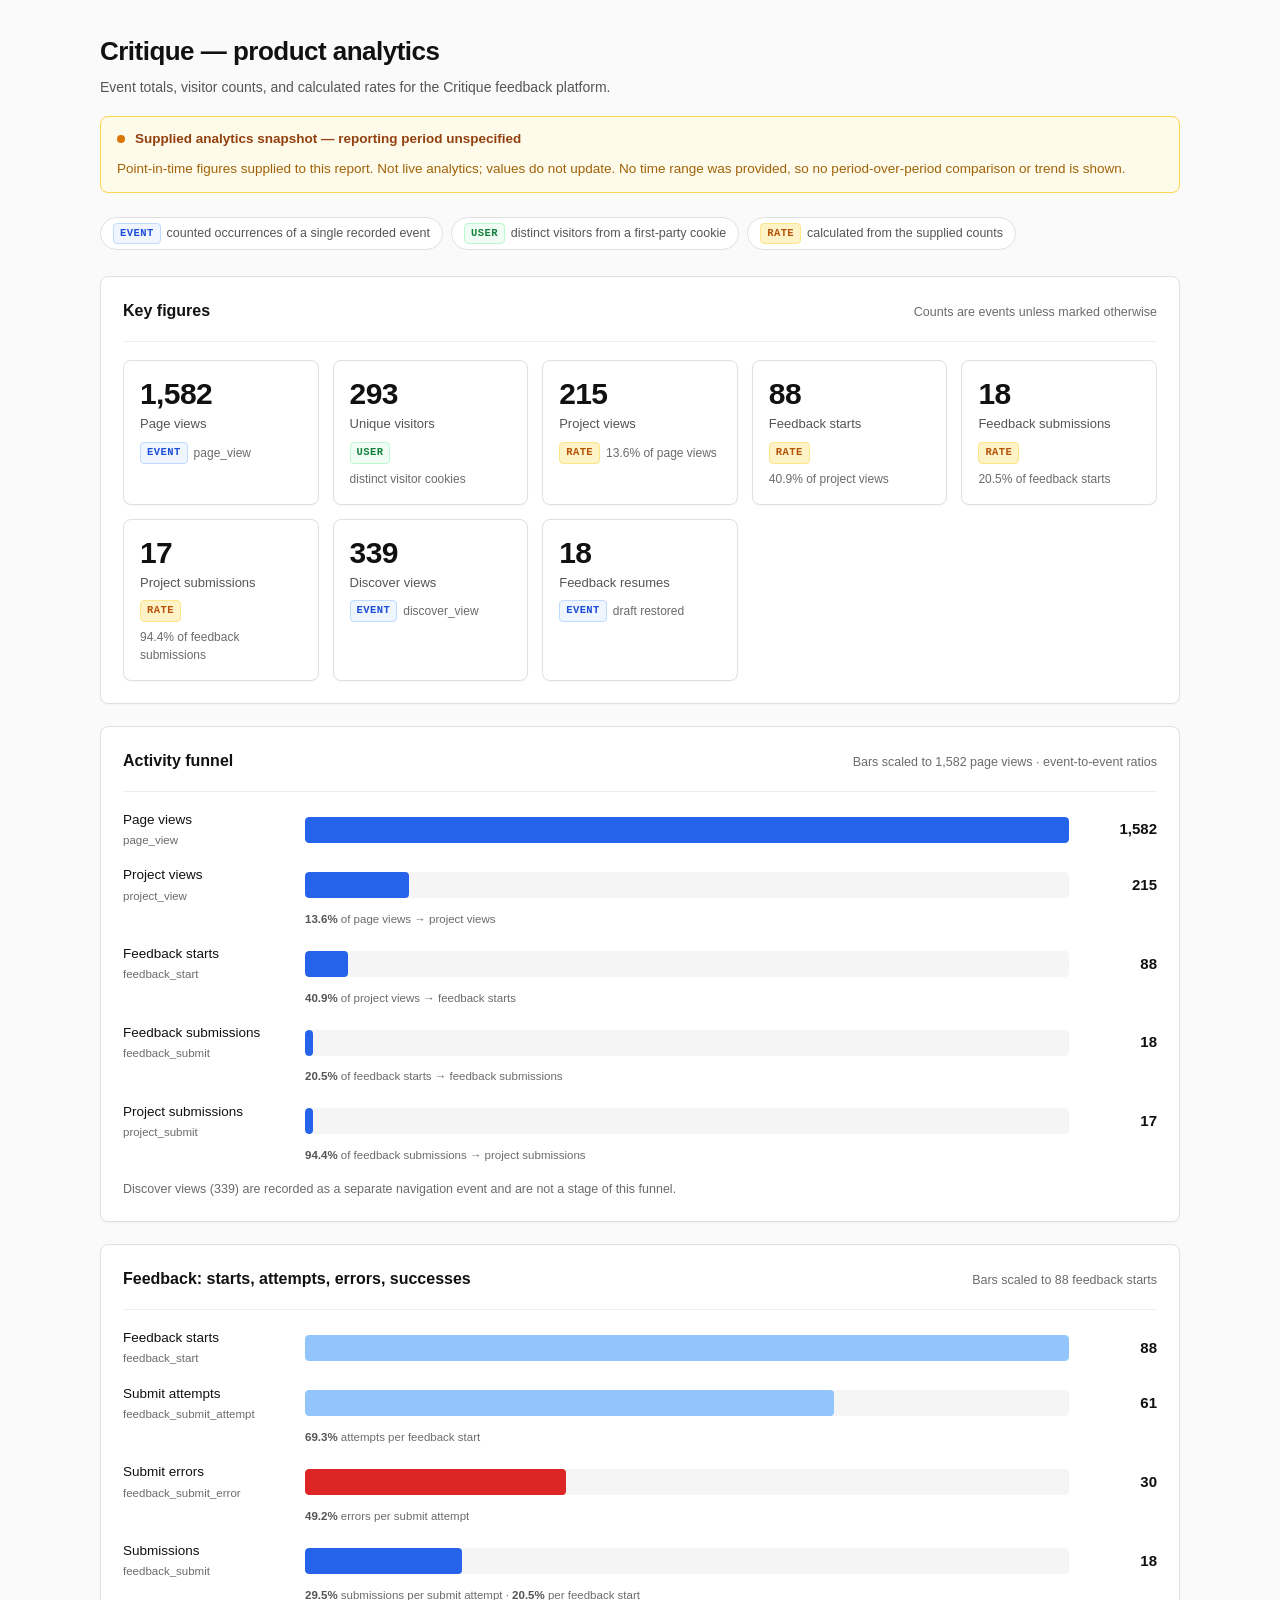
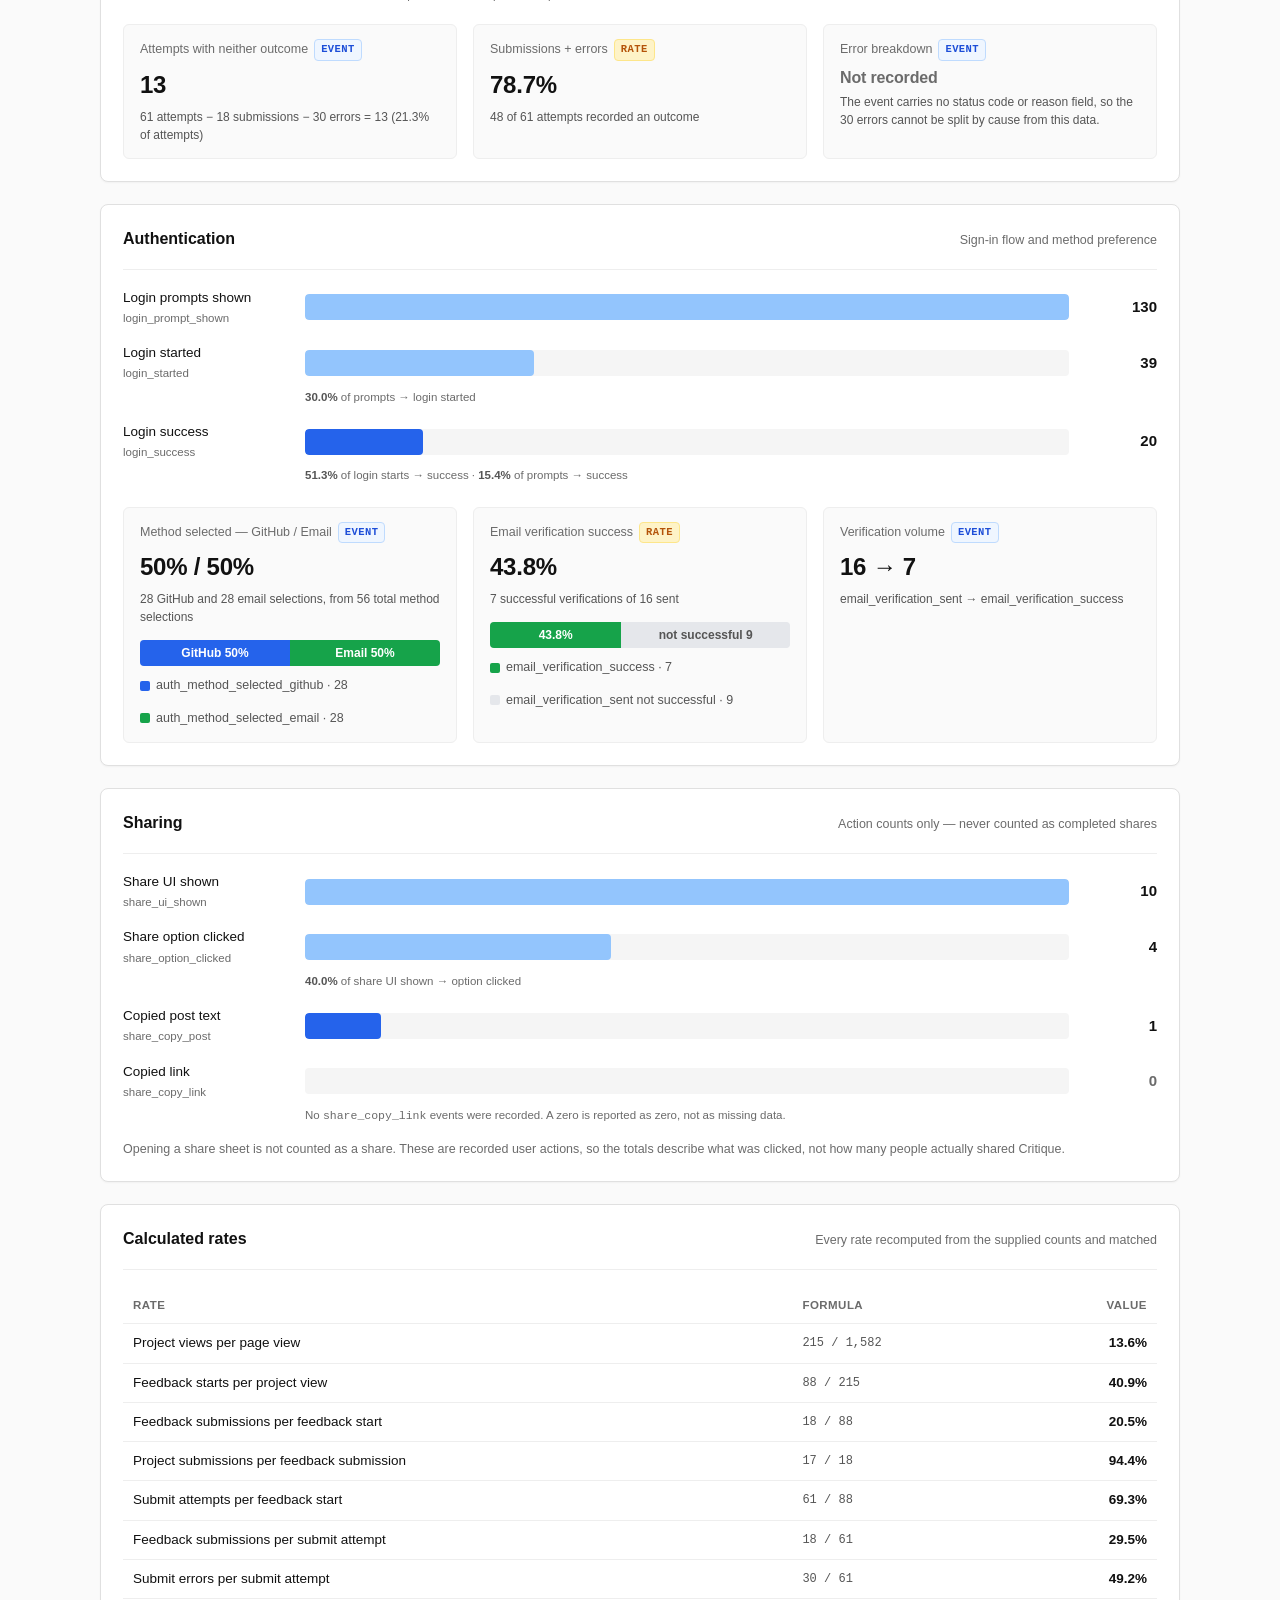
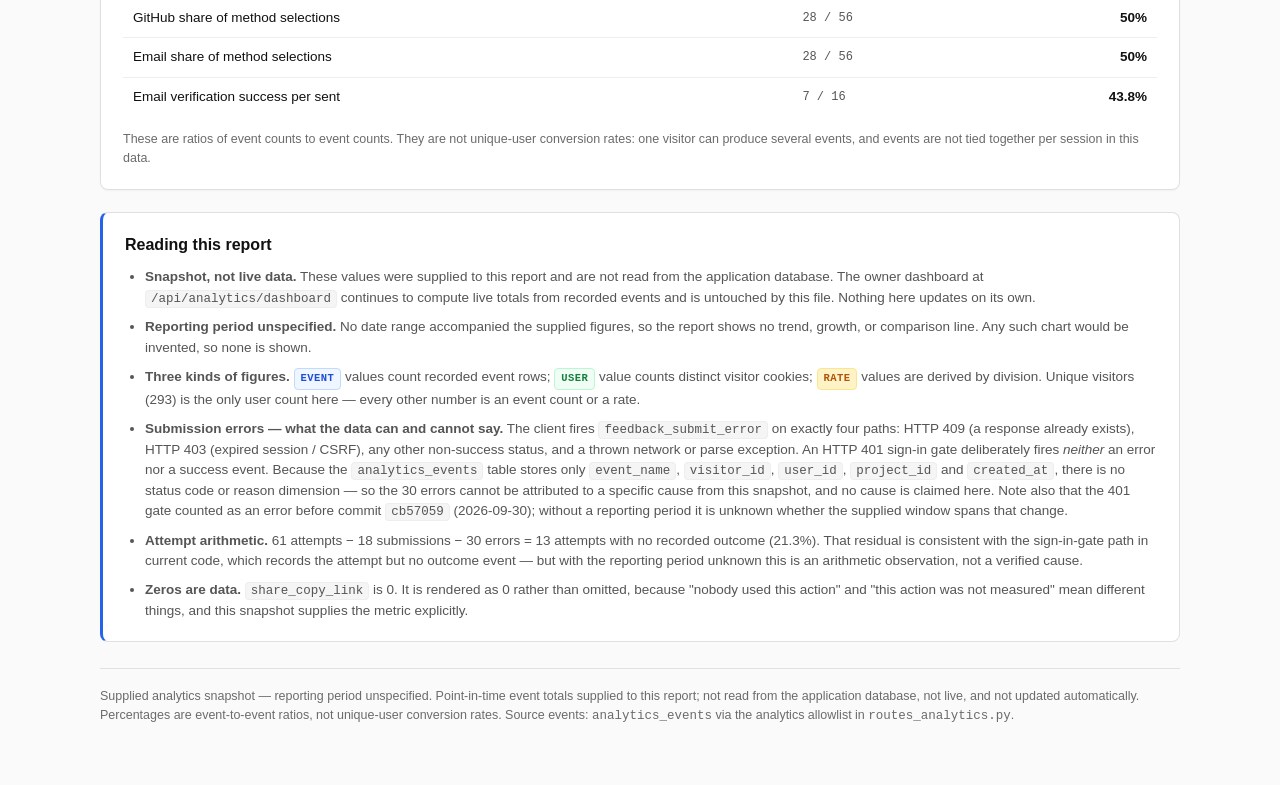
<file: docs/analytics-snapshot.html>
<!DOCTYPE html>
<html lang="en">
<head>
<meta charset="utf-8">
<meta name="viewport" content="width=device-width, initial-scale=1">
<title>Critique — supplied analytics snapshot</title>
<style>
  :root {
    --background: #fafafa;
    --surface: #ffffff;
    --surface-muted: #f5f5f5;
    --text-primary: #111111;
    --text-secondary: #555555;
    --text-muted: #6b6b6b;
    --border: #e0e0e0;
    --border-light: #eeeeee;
    --accent: #2563eb;
    --success: #16a34a;
    --danger: #dc2626;
    --warning: #d97706;
    --radius-sm: 4px;
    --radius-md: 6px;
    --radius-lg: 8px;
    --shadow-sm: 0 1px 2px rgba(0, 0, 0, 0.04);
    --shadow-md: 0 2px 8px rgba(0, 0, 0, 0.06);
    --font-sans: -apple-system, BlinkMacSystemFont, 'Segoe UI', Roboto, 'Helvetica Neue', Arial, sans-serif;
    --font-mono: ui-monospace, SFMono-Regular, 'SF Mono', Menlo, Consolas, monospace;
  }

  * { box-sizing: border-box; }

  body {
    margin: 0;
    padding: 32px 20px 64px;
    background: var(--background);
    color: var(--text-primary);
    font-family: var(--font-sans);
    font-size: 15px;
    line-height: 1.5;
    -webkit-font-smoothing: antialiased;
  }

  .wrap { max-width: 1080px; margin: 0 auto; }

  h1 {
    font-size: 26px;
    font-weight: 700;
    letter-spacing: -0.02em;
    margin: 0 0 6px;
  }

  h2 {
    font-size: 16px;
    font-weight: 600;
    margin: 0 0 4px;
  }

  .subtitle {
    color: var(--text-secondary);
    font-size: 14px;
    margin: 0 0 18px;
  }

  /* Snapshot banner — the required label, kept prominent. */
  .snapshot-banner {
    display: flex;
    flex-wrap: wrap;
    align-items: center;
    gap: 10px;
    background: #fffbeb;
    border: 1px solid #fcd34d;
    color: #92400e;
    border-radius: var(--radius-lg);
    padding: 12px 16px;
    font-size: 13.5px;
    font-weight: 600;
    margin-bottom: 24px;
  }

  .snapshot-banner .dot {
    width: 8px;
    height: 8px;
    border-radius: 50%;
    background: var(--warning);
    flex: none;
  }

  .snapshot-banner .full { font-weight: 600; }

  .snapshot-banner .extra {
    font-weight: 400;
    color: #a16207;
  }

  /* Legend distinguishing the three measurement kinds. */
  .legend {
    display: flex;
    flex-wrap: wrap;
    gap: 8px;
    margin-bottom: 26px;
  }

  .kind {
    display: inline-flex;
    align-items: center;
    gap: 6px;
    background: var(--surface);
    border: 1px solid var(--border);
    border-radius: 999px;
    padding: 5px 12px;
    font-size: 12.5px;
    color: var(--text-secondary);
  }

  .tag {
    display: inline-block;
    font-family: var(--font-mono);
    font-size: 10.5px;
    font-weight: 700;
    letter-spacing: 0.04em;
    text-transform: uppercase;
    padding: 2px 6px;
    border-radius: var(--radius-sm);
    border: 1px solid transparent;
    white-space: nowrap;
  }

  .tag-event  { background: #eff6ff; color: #1d4ed8; border-color: #bfdbfe; }
  .tag-user   { background: #f0fdf4; color: #15803d; border-color: #bbf7d0; }
  .tag-rate   { background: #fef3c7; color: #b45309; border-color: #fde68a; }

  .section {
    background: var(--surface);
    border: 1px solid var(--border);
    border-radius: var(--radius-lg);
    box-shadow: var(--shadow-sm);
    padding: 22px;
    margin-bottom: 22px;
  }

  .section-head {
    display: flex;
    flex-wrap: wrap;
    align-items: baseline;
    justify-content: space-between;
    gap: 8px;
    margin-bottom: 18px;
    padding-bottom: 14px;
    border-bottom: 1px solid var(--border-light);
  }

  .section-note {
    font-size: 12.5px;
    color: var(--text-muted);
  }

  /* ---------- KPI cards ---------- */
  .kpis {
    display: grid;
    grid-template-columns: repeat(auto-fit, minmax(190px, 1fr));
    gap: 14px;
  }

  .kpi {
    background: var(--surface);
    border: 1px solid var(--border);
    border-radius: var(--radius-lg);
    padding: 16px;
    box-shadow: var(--shadow-sm);
  }

  .kpi .value {
    font-size: 30px;
    font-weight: 700;
    letter-spacing: -0.02em;
    line-height: 1.1;
    color: var(--text-primary);
  }

  .kpi .label {
    font-size: 13px;
    color: var(--text-secondary);
    margin-top: 4px;
  }

  .kpi .sub {
    font-size: 12px;
    color: var(--text-muted);
    margin-top: 8px;
    display: flex;
    align-items: center;
    gap: 6px;
    flex-wrap: wrap;
  }

  /* ---------- Funnel / bar rows ---------- */
  .rows { display: flex; flex-direction: column; gap: 16px; }

  .row {
    display: grid;
    grid-template-columns: 168px 1fr 74px;
    align-items: center;
    gap: 14px;
  }

  .row .name {
    font-size: 13.5px;
    color: var(--text-primary);
    font-weight: 500;
  }

  .row .name small {
    display: block;
    font-weight: 400;
    font-size: 11.5px;
    color: var(--text-muted);
    margin-top: 2px;
  }

  .track {
    background: var(--surface-muted);
    border-radius: var(--radius-sm);
    height: 26px;
    overflow: hidden;
    position: relative;
  }

  .bar {
    height: 100%;
    background: var(--accent);
    border-radius: var(--radius-sm);
    min-width: 3px;
  }

  .bar.is-error { background: var(--danger); }
  .bar.is-muted { background: #93c5fd; }
  .bar.is-zero  { background: transparent; min-width: 0; }

  .row .amount {
    text-align: right;
    font-size: 15px;
    font-weight: 700;
    font-variant-numeric: tabular-nums;
  }

  .row .amount.zero { color: var(--text-muted); }

  /* Connector labels carrying the rate between stages. */
  .link-rate {
    grid-column: 2 / 4;
    font-size: 11.5px;
    color: var(--text-muted);
    margin-top: -8px;
  }

  .link-rate b { color: var(--text-secondary); font-weight: 600; }

  /* ---------- Metric grids (auth / share) ---------- */
  .metric-grid {
    display: grid;
    grid-template-columns: repeat(auto-fit, minmax(215px, 1fr));
    gap: 16px;
  }

  .metric {
    border: 1px solid var(--border-light);
    border-radius: var(--radius-md);
    padding: 14px 16px;
    background: var(--background);
  }

  .metric .m-label {
    font-size: 12.5px;
    color: var(--text-muted);
    display: flex;
    align-items: center;
    gap: 6px;
    flex-wrap: wrap;
  }

  .metric .m-value {
    font-size: 24px;
    font-weight: 700;
    letter-spacing: -0.01em;
    margin-top: 6px;
    font-variant-numeric: tabular-nums;
  }

  .metric .m-value.is-zero { color: var(--text-muted); }

  .metric .m-sub {
    font-size: 12px;
    color: var(--text-secondary);
    margin-top: 5px;
  }

  /* Stacked split bar (auth method share). */
  .split {
    display: flex;
    height: 26px;
    border-radius: var(--radius-sm);
    overflow: hidden;
    margin-top: 14px;
    background: var(--surface-muted);
  }

  .split .seg {
    display: flex;
    align-items: center;
    justify-content: center;
    color: #fff;
    font-size: 12px;
    font-weight: 600;
    min-width: 0;
  }

  .split .seg.gh  { background: var(--accent); }
  .split .seg.em  { background: var(--success); }

  .split-key {
    display: flex;
    flex-wrap: wrap;
    gap: 14px;
    margin-top: 10px;
    font-size: 12.5px;
    color: var(--text-secondary);
  }

  .split-key span { display: inline-flex; align-items: center; gap: 6px; }

  .swatch {
    width: 10px;
    height: 10px;
    border-radius: 2px;
    display: inline-block;
    flex: none;
  }

  .swatch.gh { background: var(--accent); }
  .swatch.em { background: var(--success); }
  .swatch.er { background: var(--danger); }
  .swatch.su { background: var(--success); }
  .swatch.wa { background: var(--warning); }

  /* ---------- Rates table ---------- */
  table {
    width: 100%;
    border-collapse: collapse;
    font-size: 13.5px;
  }

  th, td {
    text-align: left;
    padding: 9px 10px;
    border-bottom: 1px solid var(--border-light);
  }

  th {
    font-size: 11.5px;
    text-transform: uppercase;
    letter-spacing: 0.04em;
    color: var(--text-muted);
    font-weight: 600;
  }

  td.num {
    text-align: right;
    font-variant-numeric: tabular-nums;
    font-weight: 700;
    white-space: nowrap;
  }

  td.formula {
    font-family: var(--font-mono);
    font-size: 12px;
    color: var(--text-secondary);
  }

  tr:last-child td { border-bottom: none; }

  /* ---------- Notes ---------- */
  .notes {
    background: var(--surface);
    border: 1px solid var(--border);
    border-left: 3px solid var(--accent);
    border-radius: var(--radius-lg);
    padding: 20px 22px;
    font-size: 13.5px;
    color: var(--text-secondary);
  }

  .notes h2 { color: var(--text-primary); margin-bottom: 10px; }

  .notes ul { margin: 0; padding-left: 20px; }
  .notes li { margin-bottom: 9px; }
  .notes li:last-child { margin-bottom: 0; }

  .notes code {
    font-family: var(--font-mono);
    font-size: 12.5px;
    background: var(--surface-muted);
    border: 1px solid var(--border-light);
    border-radius: var(--radius-sm);
    padding: 1px 5px;
  }

  footer {
    margin-top: 26px;
    padding-top: 18px;
    border-top: 1px solid var(--border);
    font-size: 12.5px;
    color: var(--text-muted);
  }

  @media (max-width: 720px) {
    body { padding: 22px 14px 48px; }
    .section { padding: 18px 16px; }
    .row {
      grid-template-columns: 1fr auto;
      gap: 6px 12px;
    }
    .row .name { grid-column: 1 / -1; }
    .row .amount { grid-column: 2; grid-row: 2; }
    .row .track { grid-column: 1; grid-row: 2; }
    .link-rate { grid-column: 1 / -1; margin-top: 0; }
    .kpi .value { font-size: 26px; }
    table, thead, tbody, th, td, tr { display: block; }
    thead { display: none; }
    tr {
      border-bottom: 1px solid var(--border-light);
      padding: 8px 0;
    }
    tr:last-child { border-bottom: none; }
    td { border: none; padding: 3px 0; }
    td.num { text-align: left; font-size: 15px; }
    td[data-col]::before {
      content: attr(data-col) ": ";
      color: var(--text-muted);
      font-weight: 500;
      font-family: var(--font-sans);
      font-size: 12.5px;
    }
    td.formula::before { font-family: var(--font-sans); }
  }
</style>
</head>
<body>
<div class="wrap">

  <h1>Critique — product analytics</h1>
  <p class="subtitle">Event totals, visitor counts, and calculated rates for the Critique feedback platform.</p>

  <div class="snapshot-banner">
    <span class="dot" aria-hidden="true"></span>
    <span class="full">Supplied analytics snapshot — reporting period unspecified</span>
    <span class="extra">Point-in-time figures supplied to this report. Not live analytics; values do not update. No time range was provided, so no period-over-period comparison or trend is shown.</span>
  </div>

  <div class="legend" aria-label="How each figure is measured">
    <span class="kind"><span class="tag tag-event">event</span> counted occurrences of a single recorded event</span>
    <span class="kind"><span class="tag tag-user">user</span> distinct visitors from a first-party cookie</span>
    <span class="kind"><span class="tag tag-rate">rate</span> calculated from the supplied counts</span>
  </div>

  <!-- ===================== KPI CARDS ===================== -->
  <section class="section">
    <div class="section-head">
      <h2>Key figures</h2>
      <span class="section-note">Counts are events unless marked otherwise</span>
    </div>
    <div class="kpis">
      <div class="kpi">
        <div class="value">1,582</div>
        <div class="label">Page views</div>
        <div class="sub"><span class="tag tag-event">event</span> page_view</div>
      </div>
      <div class="kpi">
        <div class="value">293</div>
        <div class="label">Unique visitors</div>
        <div class="sub"><span class="tag tag-user">user</span> distinct visitor cookies</div>
      </div>
      <div class="kpi">
        <div class="value">215</div>
        <div class="label">Project views</div>
        <div class="sub"><span class="tag tag-rate">rate</span> 13.6% of page views</div>
      </div>
      <div class="kpi">
        <div class="value">88</div>
        <div class="label">Feedback starts</div>
        <div class="sub"><span class="tag tag-rate">rate</span> 40.9% of project views</div>
      </div>
      <div class="kpi">
        <div class="value">18</div>
        <div class="label">Feedback submissions</div>
        <div class="sub"><span class="tag tag-rate">rate</span> 20.5% of feedback starts</div>
      </div>
      <div class="kpi">
        <div class="value">17</div>
        <div class="label">Project submissions</div>
        <div class="sub"><span class="tag tag-rate">rate</span> 94.4% of feedback submissions</div>
      </div>
      <div class="kpi">
        <div class="value">339</div>
        <div class="label">Discover views</div>
        <div class="sub"><span class="tag tag-event">event</span> discover_view</div>
      </div>
      <div class="kpi">
        <div class="value">18</div>
        <div class="label">Feedback resumes</div>
        <div class="sub"><span class="tag tag-event">event</span> draft restored</div>
      </div>
    </div>
  </section>

  <!-- ===================== ACTIVITY FUNNEL ===================== -->
  <section class="section">
    <div class="section-head">
      <h2>Activity funnel</h2>
      <span class="section-note">Bars scaled to 1,582 page views · event-to-event ratios</span>
    </div>
    <div class="rows">

      <div class="row">
        <div class="name">Page views <small>page_view</small></div>
        <div class="track"><div class="bar" style="width:100%"></div></div>
        <div class="amount">1,582</div>
      </div>

      <div class="row">
        <div class="name">Project views <small>project_view</small></div>
        <div class="track"><div class="bar" style="width:13.6%"></div></div>
        <div class="amount">215</div>
        <div class="link-rate"><b>13.6%</b> of page views → project views</div>
      </div>

      <div class="row">
        <div class="name">Feedback starts <small>feedback_start</small></div>
        <div class="track"><div class="bar" style="width:5.6%"></div></div>
        <div class="amount">88</div>
        <div class="link-rate"><b>40.9%</b> of project views → feedback starts</div>
      </div>

      <div class="row">
        <div class="name">Feedback submissions <small>feedback_submit</small></div>
        <div class="track"><div class="bar" style="width:1.1%"></div></div>
        <div class="amount">18</div>
        <div class="link-rate"><b>20.5%</b> of feedback starts → feedback submissions</div>
      </div>

      <div class="row">
        <div class="name">Project submissions <small>project_submit</small></div>
        <div class="track"><div class="bar" style="width:1.1%"></div></div>
        <div class="amount">17</div>
        <div class="link-rate"><b>94.4%</b> of feedback submissions → project submissions</div>
      </div>

    </div>
    <p class="section-note" style="margin-top:16px;margin-bottom:0;">
      Discover views (339) are recorded as a separate navigation event and are not a stage of this funnel.
    </p>
  </section>

  <!-- ===================== FEEDBACK OUTCOME CHART ===================== -->
  <section class="section">
    <div class="section-head">
      <h2>Feedback: starts, attempts, errors, successes</h2>
      <span class="section-note">Bars scaled to 88 feedback starts</span>
    </div>
    <div class="rows">

      <div class="row">
        <div class="name">Feedback starts <small>feedback_start</small></div>
        <div class="track"><div class="bar is-muted" style="width:100%"></div></div>
        <div class="amount">88</div>
      </div>

      <div class="row">
        <div class="name">Submit attempts <small>feedback_submit_attempt</small></div>
        <div class="track"><div class="bar is-muted" style="width:69.3%"></div></div>
        <div class="amount">61</div>
        <div class="link-rate"><b>69.3%</b> attempts per feedback start</div>
      </div>

      <div class="row">
        <div class="name">Submit errors <small>feedback_submit_error</small></div>
        <div class="track"><div class="bar is-error" style="width:34.1%"></div></div>
        <div class="amount">30</div>
        <div class="link-rate"><b>49.2%</b> errors per submit attempt</div>
      </div>

      <div class="row">
        <div class="name">Submissions <small>feedback_submit</small></div>
        <div class="track"><div class="bar" style="width:20.5%"></div></div>
        <div class="amount">18</div>
        <div class="link-rate"><b>29.5%</b> submissions per submit attempt · <b>20.5%</b> per feedback start</div>
      </div>

    </div>

    <div class="metric-grid" style="margin-top:20px;">
      <div class="metric">
        <div class="m-label">Attempts with neither outcome <span class="tag tag-event">event</span></div>
        <div class="m-value">13</div>
        <div class="m-sub">61 attempts − 18 submissions − 30 errors = 13 (21.3% of attempts)</div>
      </div>
      <div class="metric">
        <div class="m-label">Submissions + errors <span class="tag tag-rate">rate</span></div>
        <div class="m-value">78.7%</div>
        <div class="m-sub">48 of 61 attempts recorded an outcome</div>
      </div>
      <div class="metric">
        <div class="m-label">Error breakdown <span class="tag tag-event">event</span></div>
        <div class="m-value is-zero" style="font-size:16px;line-height:1.35;">Not recorded</div>
        <div class="m-sub">The event carries no status code or reason field, so the 30 errors cannot be split by cause from this data.</div>
      </div>
    </div>
  </section>

  <!-- ===================== AUTHENTICATION ===================== -->
  <section class="section">
    <div class="section-head">
      <h2>Authentication</h2>
      <span class="section-note">Sign-in flow and method preference</span>
    </div>

    <div class="rows">
      <div class="row">
        <div class="name">Login prompts shown <small>login_prompt_shown</small></div>
        <div class="track"><div class="bar is-muted" style="width:100%"></div></div>
        <div class="amount">130</div>
      </div>
      <div class="row">
        <div class="name">Login started <small>login_started</small></div>
        <div class="track"><div class="bar is-muted" style="width:30%"></div></div>
        <div class="amount">39</div>
        <div class="link-rate"><b>30.0%</b> of prompts → login started</div>
      </div>
      <div class="row">
        <div class="name">Login success <small>login_success</small></div>
        <div class="track"><div class="bar" style="width:15.4%"></div></div>
        <div class="amount">20</div>
        <div class="link-rate"><b>51.3%</b> of login starts → success · <b>15.4%</b> of prompts → success</div>
      </div>
    </div>

    <div class="metric-grid" style="margin-top:22px;">
      <div class="metric" style="grid-column: span 1;">
        <div class="m-label">Method selected — GitHub / Email <span class="tag tag-event">event</span></div>
        <div class="m-value">50% / 50%</div>
        <div class="m-sub">28 GitHub and 28 email selections, from 56 total method selections</div>
        <div class="split" role="img" aria-label="GitHub 50 percent, Email 50 percent of 56 method selections">
          <div class="seg gh" style="width:50%">GitHub 50%</div>
          <div class="seg em" style="width:50%">Email 50%</div>
        </div>
        <div class="split-key">
          <span><i class="swatch gh"></i> auth_method_selected_github · 28</span>
          <span><i class="swatch em"></i> auth_method_selected_email · 28</span>
        </div>
      </div>

      <div class="metric">
        <div class="m-label">Email verification success <span class="tag tag-rate">rate</span></div>
        <div class="m-value">43.8%</div>
        <div class="m-sub">7 successful verifications of 16 sent</div>
        <div class="split" role="img" aria-label="Email verification success 43.8 percent">
          <div class="seg em" style="width:43.8%">43.8%</div>
          <div class="seg" style="width:56.2%;background:#e5e7eb;color:#555;">not successful 9</div>
        </div>
        <div class="split-key">
          <span><i class="swatch em"></i> email_verification_success · 7</span>
          <span><i class="swatch" style="background:#e5e7eb;"></i> email_verification_sent not successful · 9</span>
        </div>
      </div>

      <div class="metric">
        <div class="m-label">Verification volume <span class="tag tag-event">event</span></div>
        <div class="m-value">16 → 7</div>
        <div class="m-sub">email_verification_sent → email_verification_success</div>
      </div>
    </div>
  </section>

  <!-- ===================== SHARING ===================== -->
  <section class="section">
    <div class="section-head">
      <h2>Sharing</h2>
      <span class="section-note">Action counts only — never counted as completed shares</span>
    </div>
    <div class="rows">
      <div class="row">
        <div class="name">Share UI shown <small>share_ui_shown</small></div>
        <div class="track"><div class="bar is-muted" style="width:100%"></div></div>
        <div class="amount">10</div>
      </div>
      <div class="row">
        <div class="name">Share option clicked <small>share_option_clicked</small></div>
        <div class="track"><div class="bar is-muted" style="width:40%"></div></div>
        <div class="amount">4</div>
        <div class="link-rate"><b>40.0%</b> of share UI shown → option clicked</div>
      </div>
      <div class="row">
        <div class="name">Copied post text <small>share_copy_post</small></div>
        <div class="track"><div class="bar" style="width:10%"></div></div>
        <div class="amount">1</div>
      </div>
      <div class="row">
        <div class="name">Copied link <small>share_copy_link</small></div>
        <div class="track"><div class="bar is-zero"></div></div>
        <div class="amount zero">0</div>
        <div class="link-rate">No <code>share_copy_link</code> events were recorded. A zero is reported as zero, not as missing data.</div>
      </div>
    </div>
    <p class="section-note" style="margin-top:16px;margin-bottom:0;">
      Opening a share sheet is not counted as a share. These are recorded user actions, so the totals
      describe what was clicked, not how many people actually shared Critique.
    </p>
  </section>

  <!-- ===================== RATES TABLE ===================== -->
  <section class="section">
    <div class="section-head">
      <h2>Calculated rates</h2>
      <span class="section-note">Every rate recomputed from the supplied counts and matched</span>
    </div>
    <table>
      <thead>
        <tr>
          <th>Rate</th>
          <th>Formula</th>
          <th style="text-align:right;">Value</th>
        </tr>
      </thead>
      <tbody>
        <tr>
          <td data-col="Rate">Project views per page view</td>
          <td class="formula" data-col="Formula">215 / 1,582</td>
          <td class="num" data-col="Value">13.6%</td>
        </tr>
        <tr>
          <td data-col="Rate">Feedback starts per project view</td>
          <td class="formula" data-col="Formula">88 / 215</td>
          <td class="num" data-col="Value">40.9%</td>
        </tr>
        <tr>
          <td data-col="Rate">Feedback submissions per feedback start</td>
          <td class="formula" data-col="Formula">18 / 88</td>
          <td class="num" data-col="Value">20.5%</td>
        </tr>
        <tr>
          <td data-col="Rate">Project submissions per feedback submission</td>
          <td class="formula" data-col="Formula">17 / 18</td>
          <td class="num" data-col="Value">94.4%</td>
        </tr>
        <tr>
          <td data-col="Rate">Submit attempts per feedback start</td>
          <td class="formula" data-col="Formula">61 / 88</td>
          <td class="num" data-col="Value">69.3%</td>
        </tr>
        <tr>
          <td data-col="Rate">Feedback submissions per submit attempt</td>
          <td class="formula" data-col="Formula">18 / 61</td>
          <td class="num" data-col="Value">29.5%</td>
        </tr>
        <tr>
          <td data-col="Rate">Submit errors per submit attempt</td>
          <td class="formula" data-col="Formula">30 / 61</td>
          <td class="num" data-col="Value">49.2%</td>
        </tr>
        <tr>
          <td data-col="Rate">GitHub share of method selections</td>
          <td class="formula" data-col="Formula">28 / 56</td>
          <td class="num" data-col="Value">50%</td>
        </tr>
        <tr>
          <td data-col="Rate">Email share of method selections</td>
          <td class="formula" data-col="Formula">28 / 56</td>
          <td class="num" data-col="Value">50%</td>
        </tr>
        <tr>
          <td data-col="Rate">Email verification success per sent</td>
          <td class="formula" data-col="Formula">7 / 16</td>
          <td class="num" data-col="Value">43.8%</td>
        </tr>
      </tbody>
    </table>
    <p class="section-note" style="margin-top:14px;margin-bottom:0;">
      These are ratios of event counts to event counts. They are not unique-user conversion rates:
      one visitor can produce several events, and events are not tied together per session in this data.
    </p>
  </section>

  <!-- ===================== NOTES ===================== -->
  <section class="notes">
    <h2>Reading this report</h2>
    <ul>
      <li>
        <strong>Snapshot, not live data.</strong> These values were supplied to this report and are not read
        from the application database. The owner dashboard at <code>/api/analytics/dashboard</code> continues to
        compute live totals from recorded events and is untouched by this file. Nothing here updates on its own.
      </li>
      <li>
        <strong>Reporting period unspecified.</strong> No date range accompanied the supplied figures, so the report
        shows no trend, growth, or comparison line. Any such chart would be invented, so none is shown.
      </li>
      <li>
        <strong>Three kinds of figures.</strong> <span class="tag tag-event">event</span> values count recorded event
        rows; <span class="tag tag-user">user</span> value counts distinct visitor cookies; <span class="tag tag-rate">rate</span>
        values are derived by division. Unique visitors (293) is the only user count here — every other number is an event count or a rate.
      </li>
      <li>
        <strong>Submission errors — what the data can and cannot say.</strong> The client fires
        <code>feedback_submit_error</code> on exactly four paths: HTTP 409 (a response already exists), HTTP 403
        (expired session / CSRF), any other non-success status, and a thrown network or parse exception. An HTTP 401
        sign-in gate deliberately fires <em>neither</em> an error nor a success event. Because the
        <code>analytics_events</code> table stores only <code>event_name</code>, <code>visitor_id</code>,
        <code>user_id</code>, <code>project_id</code> and <code>created_at</code>, there is no status code or reason
        dimension — so the 30 errors cannot be attributed to a specific cause from this snapshot, and no cause is
        claimed here. Note also that the 401 gate counted as an error before commit <code>cb57059</code>
        (2026-09-30); without a reporting period it is unknown whether the supplied window spans that change.
      </li>
      <li>
        <strong>Attempt arithmetic.</strong> 61 attempts − 18 submissions − 30 errors = 13 attempts with no recorded
        outcome (21.3%). That residual is consistent with the sign-in-gate path in current code, which records the
        attempt but no outcome event — but with the reporting period unknown this is an arithmetic observation, not a verified cause.
      </li>
      <li>
        <strong>Zeros are data.</strong> <code>share_copy_link</code> is 0. It is rendered as 0 rather than omitted,
        because "nobody used this action" and "this action was not measured" mean different things, and this snapshot
        supplies the metric explicitly.
      </li>
    </ul>
  </section>

  <footer>
    Supplied analytics snapshot — reporting period unspecified. Point-in-time event totals supplied to this report;
    not read from the application database, not live, and not updated automatically. Percentages are event-to-event
    ratios, not unique-user conversion rates. Source events: <code>analytics_events</code> via the analytics
    allowlist in <code>routes_analytics.py</code>.
  </footer>

</div>
</body>
</html>
</file>
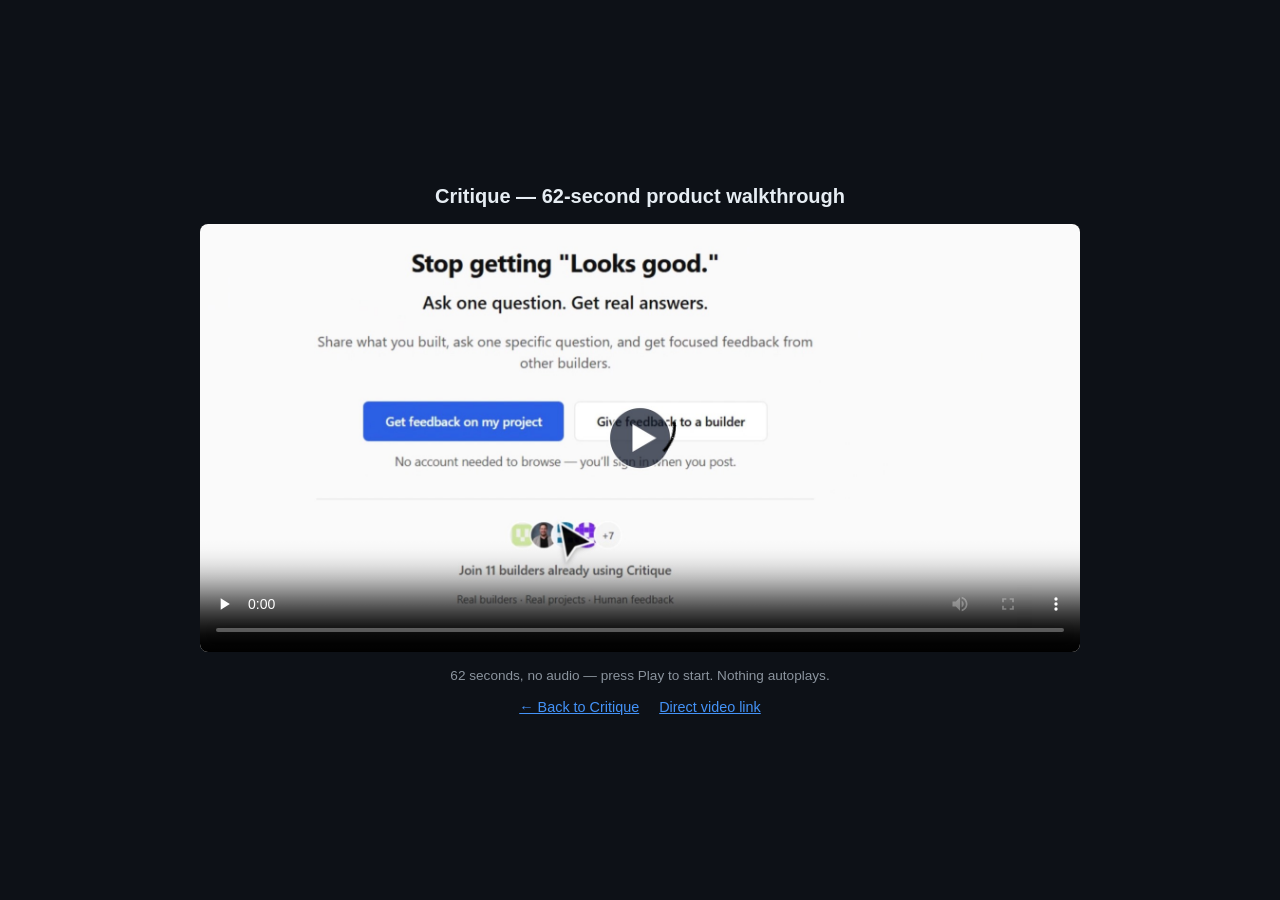
<file: docs/watch.html>
<!doctype html>
<html lang="en">
<head>
  <meta charset="utf-8">
  <meta name="viewport" content="width=device-width, initial-scale=1">
  <title>Watch the Critique walkthrough</title>
  <style>
    :root { color-scheme: light dark; }
    * { box-sizing: border-box; }
    body {
      margin: 0;
      min-height: 100vh;
      display: flex;
      flex-direction: column;
      align-items: center;
      justify-content: center;
      gap: 1rem;
      padding: 1.5rem;
      font-family: -apple-system, BlinkMacSystemFont, "Segoe UI", Helvetica, Arial, sans-serif;
      background: #0d1117;
      color: #e6edf3;
      text-align: center;
    }
    h1 {
      margin: 0;
      font-size: 1.25rem;
      font-weight: 600;
    }
    video {
      display: block;
      width: 100%;
      max-width: 880px;
      height: auto;
      aspect-ratio: 1854 / 902;
      background: #000;
      border-radius: 8px;
    }
    nav {
      display: flex;
      gap: 1.25rem;
      flex-wrap: wrap;
      justify-content: center;
      font-size: 0.9rem;
    }
    a { color: #4493f8; }
    a:hover { text-decoration: none; }
    a:focus-visible { outline: 2px solid #4493f8; outline-offset: 3px; }
    .note {
      margin: 0;
      max-width: 56ch;
      font-size: 0.85rem;
      color: #8b949e;
    }
  </style>
</head>
<body>
  <h1>Critique &mdash; 62-second product walkthrough</h1>
  <video controls playsinline preload="none" width="1854" height="902"
         poster="videos/critique-overview-poster.jpg"
         aria-label="Critique product walkthrough: homepage, Discover feed, project page, and feedback results">
    <source src="videos/critique-overview.mp4" type="video/mp4">
    Your browser cannot play this MP4.
    <a href="videos/critique-overview.mp4">Open the video file directly</a>.
  </video>
  <p class="note">62 seconds, no audio &mdash; press Play to start. Nothing autoplays.</p>
  <nav>
    <a href="https://github.com/BistaDinesh03/critique">&larr; Back to Critique</a>
    <a href="videos/critique-overview.mp4">Direct video link</a>
  </nav>
</body>
</html>
</file>
